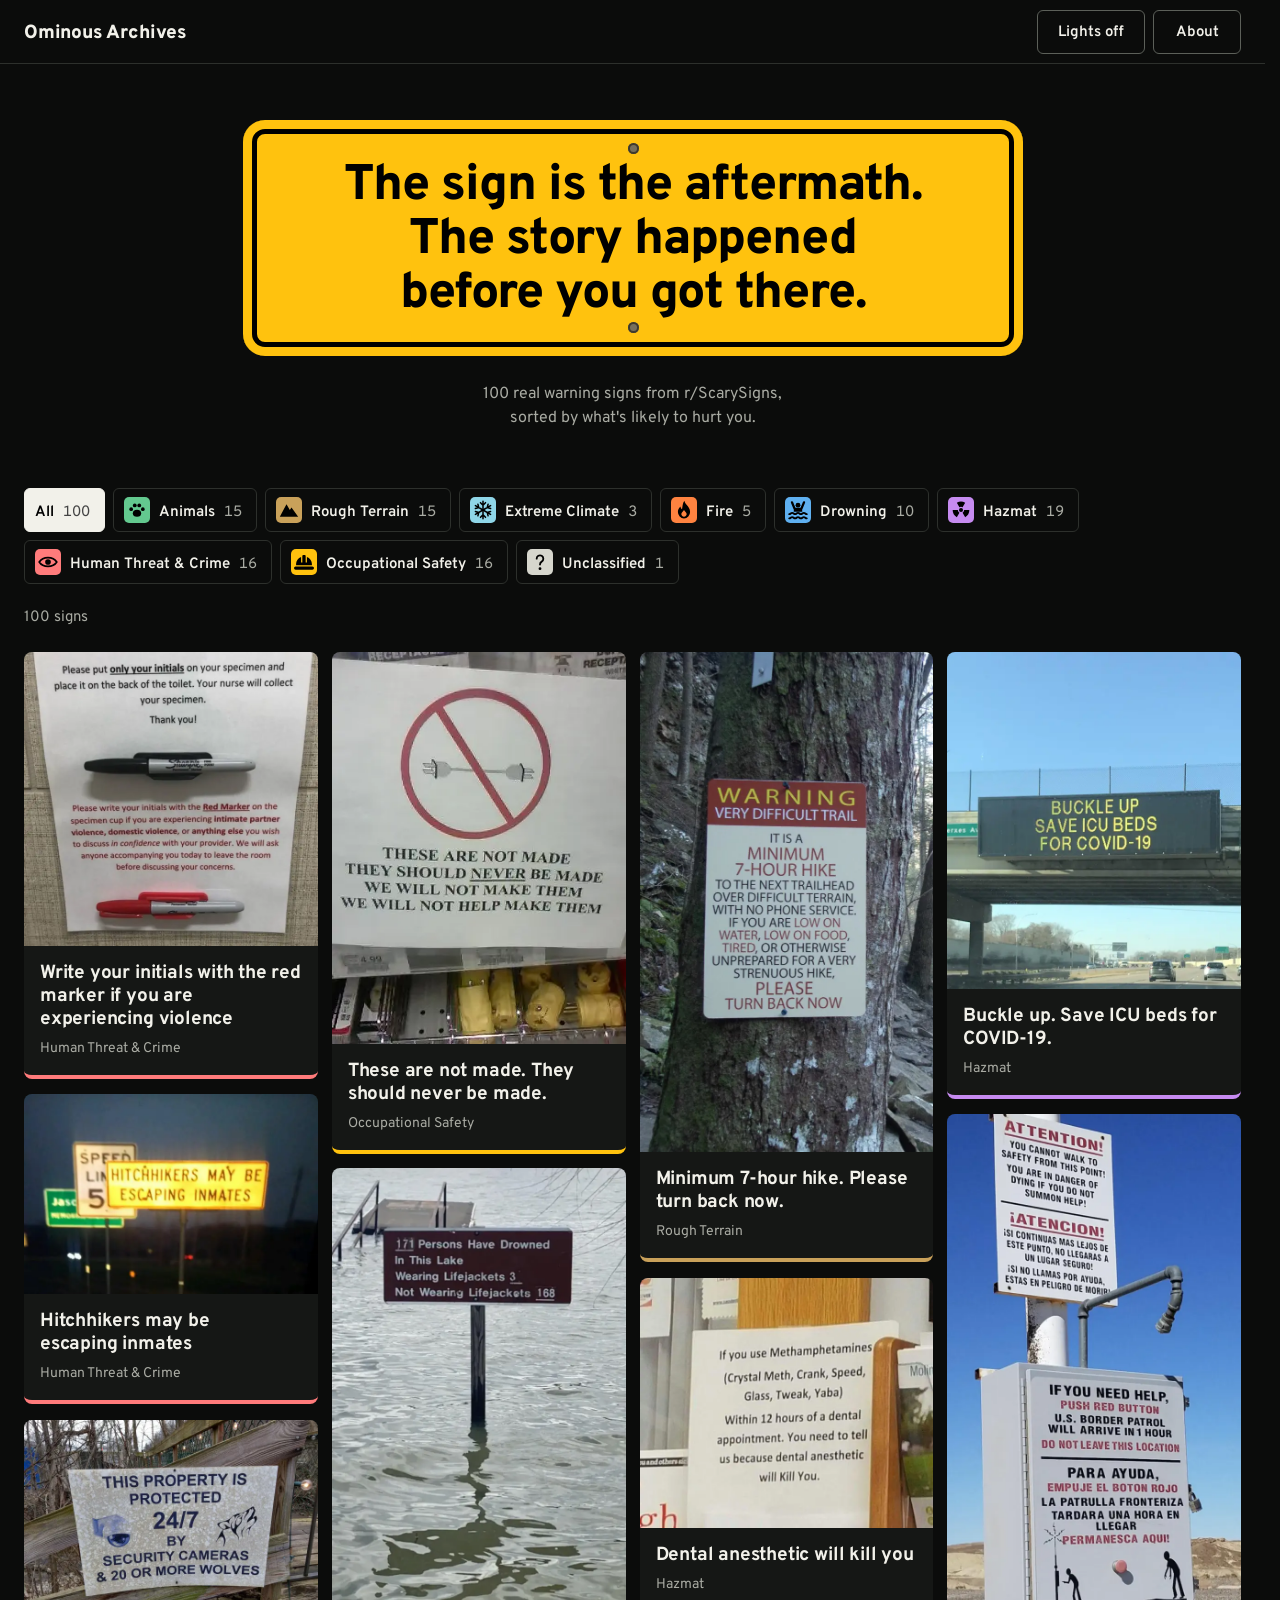
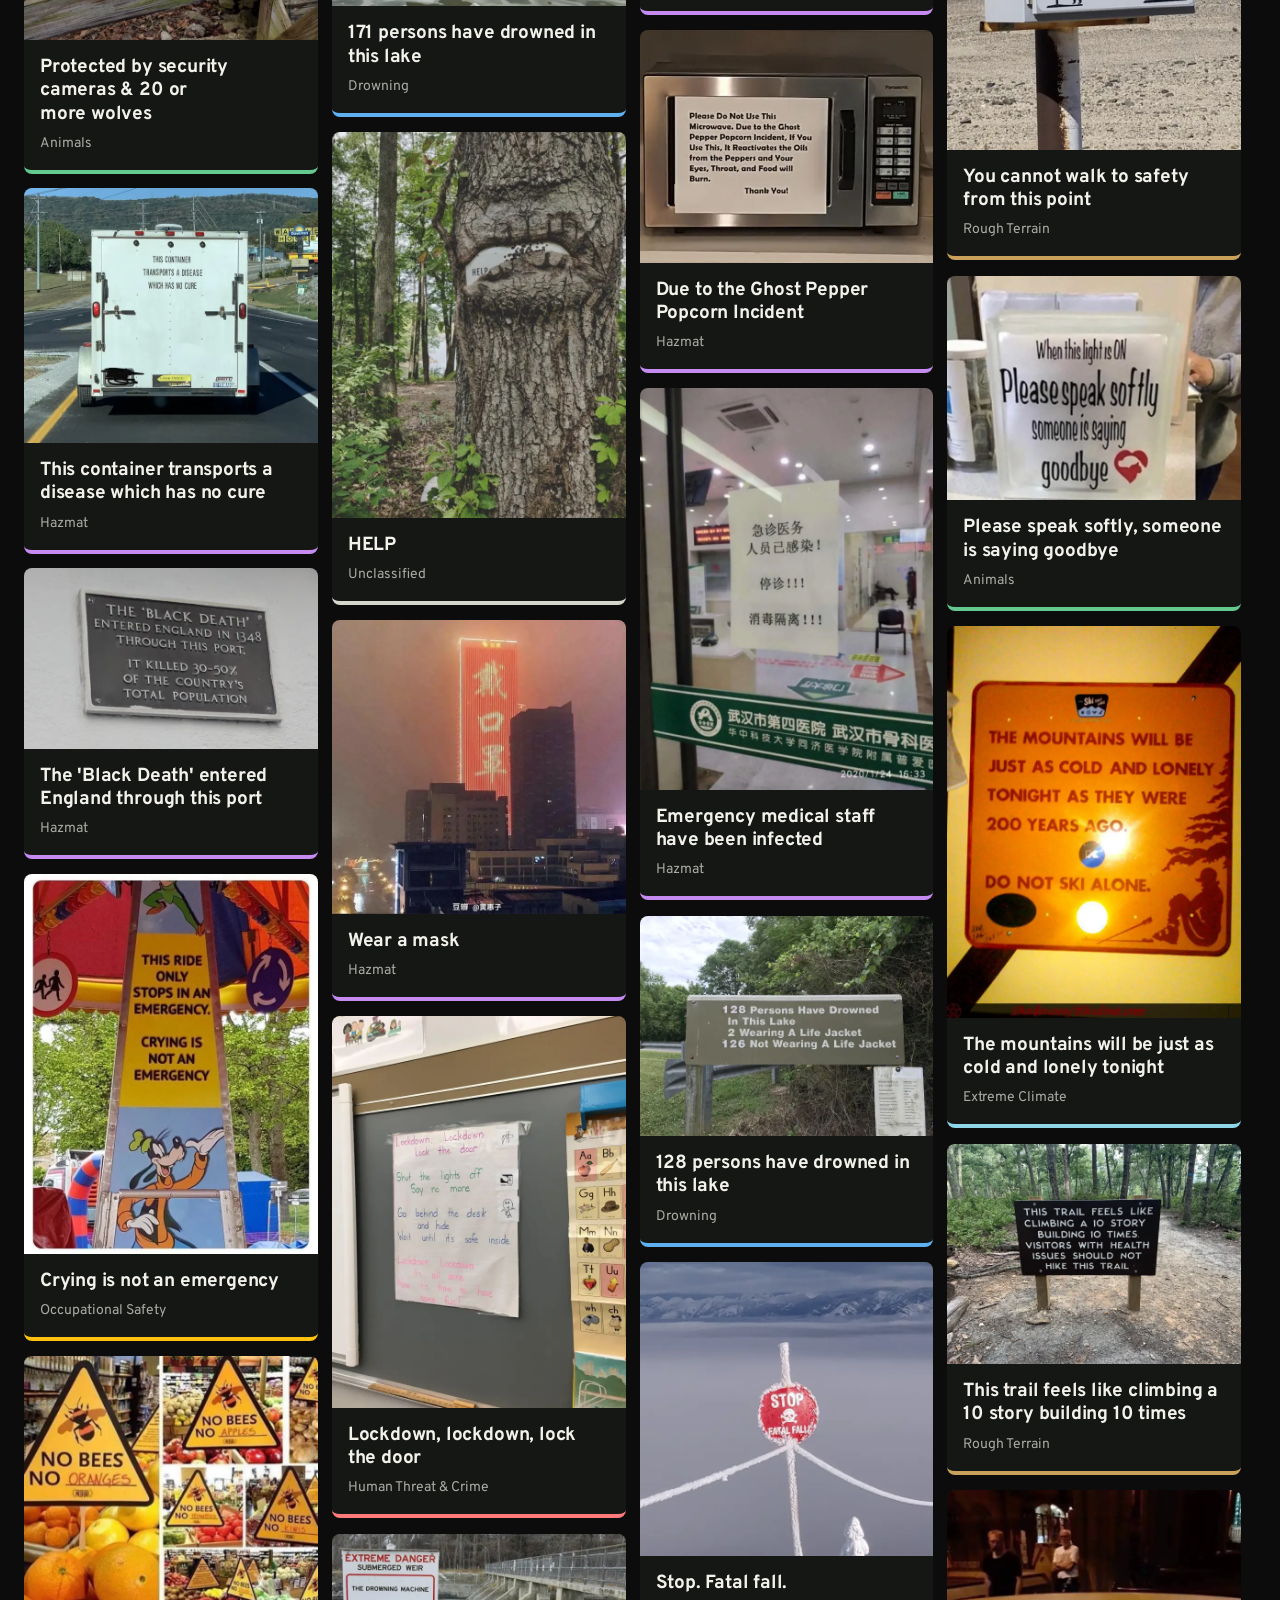
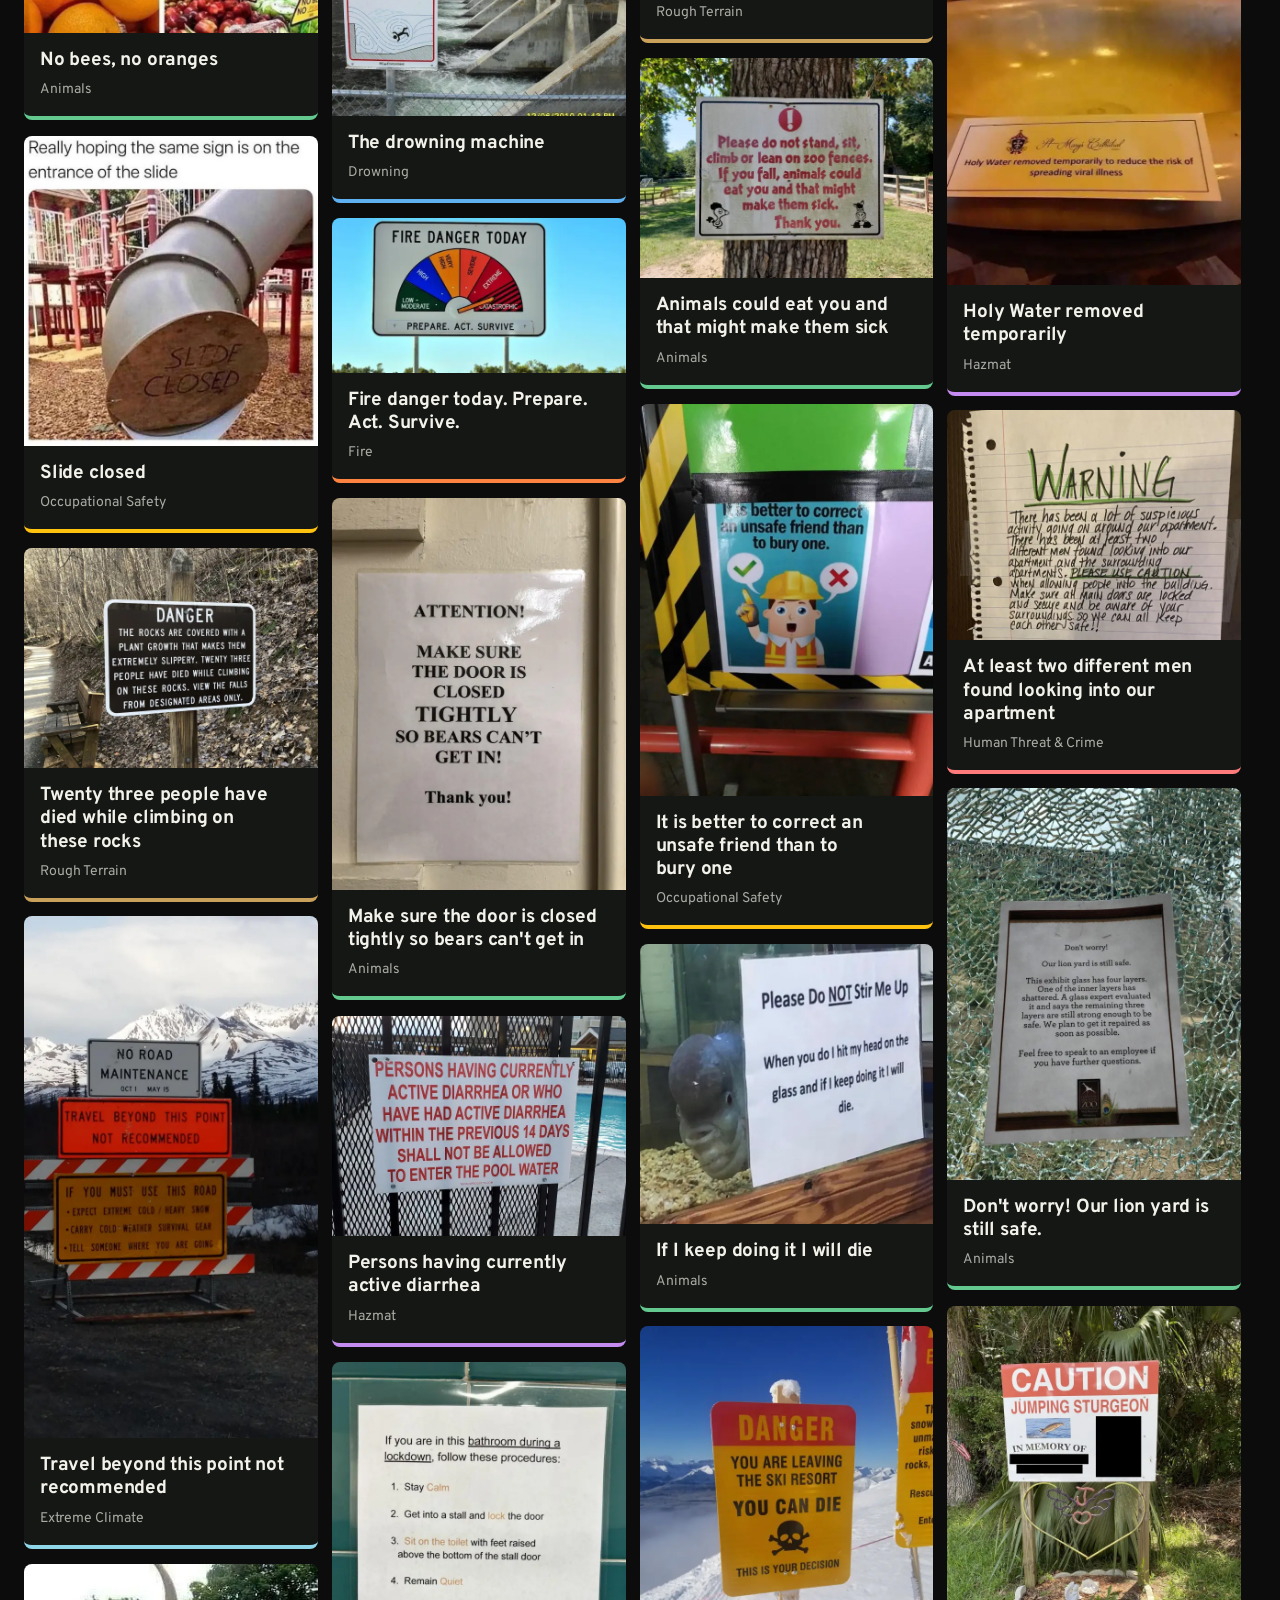
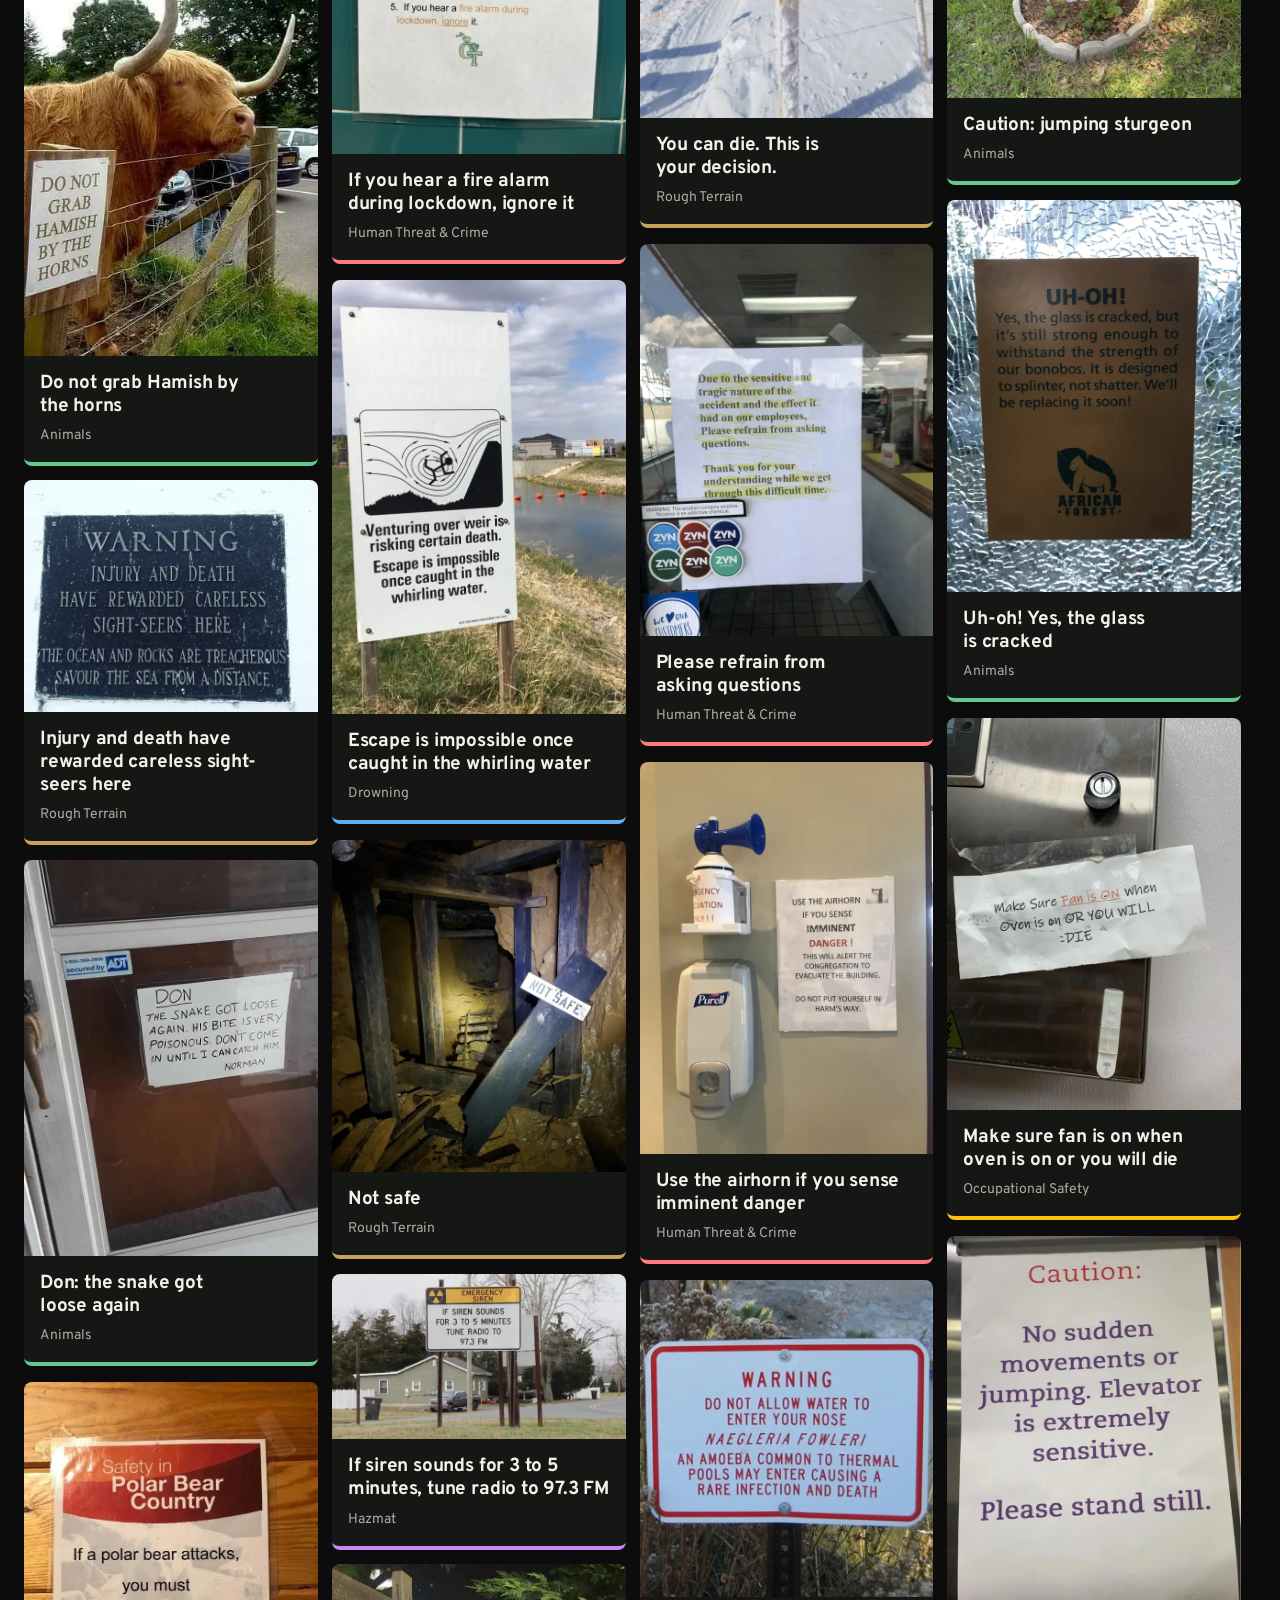
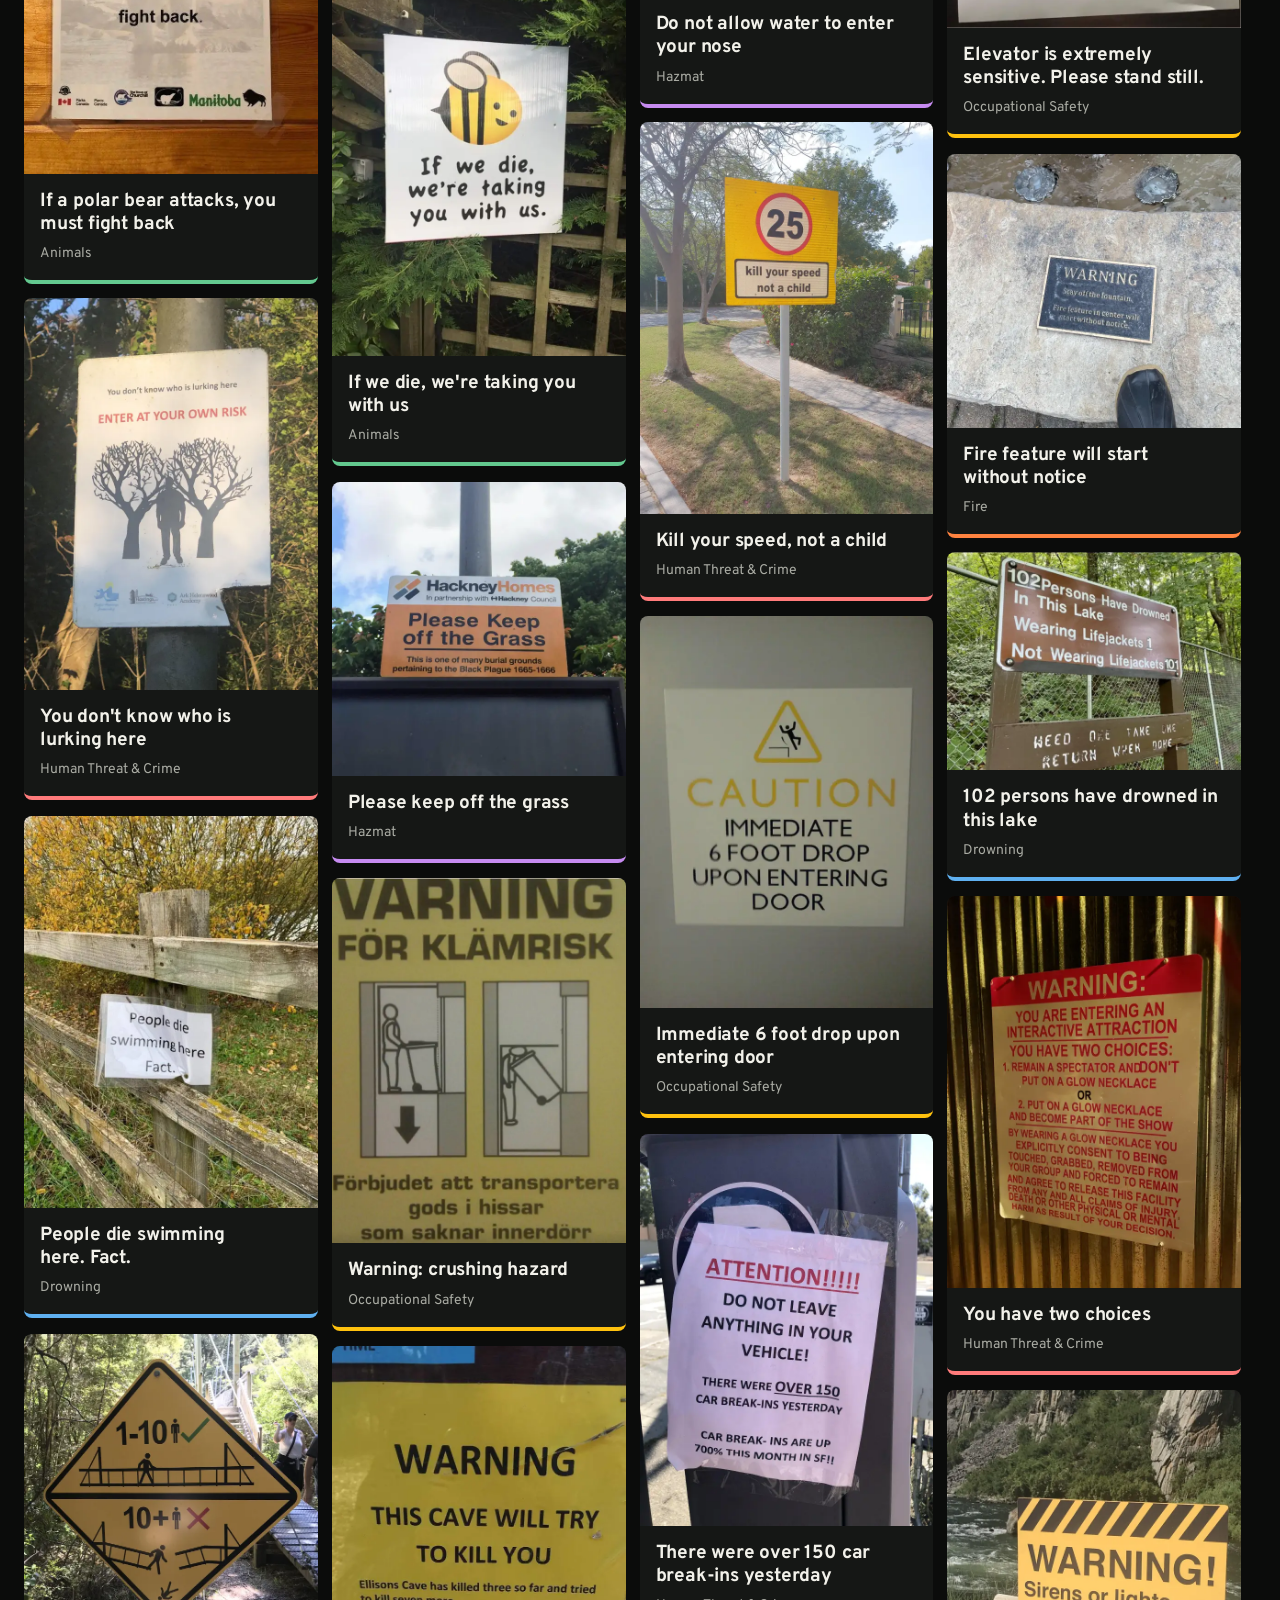
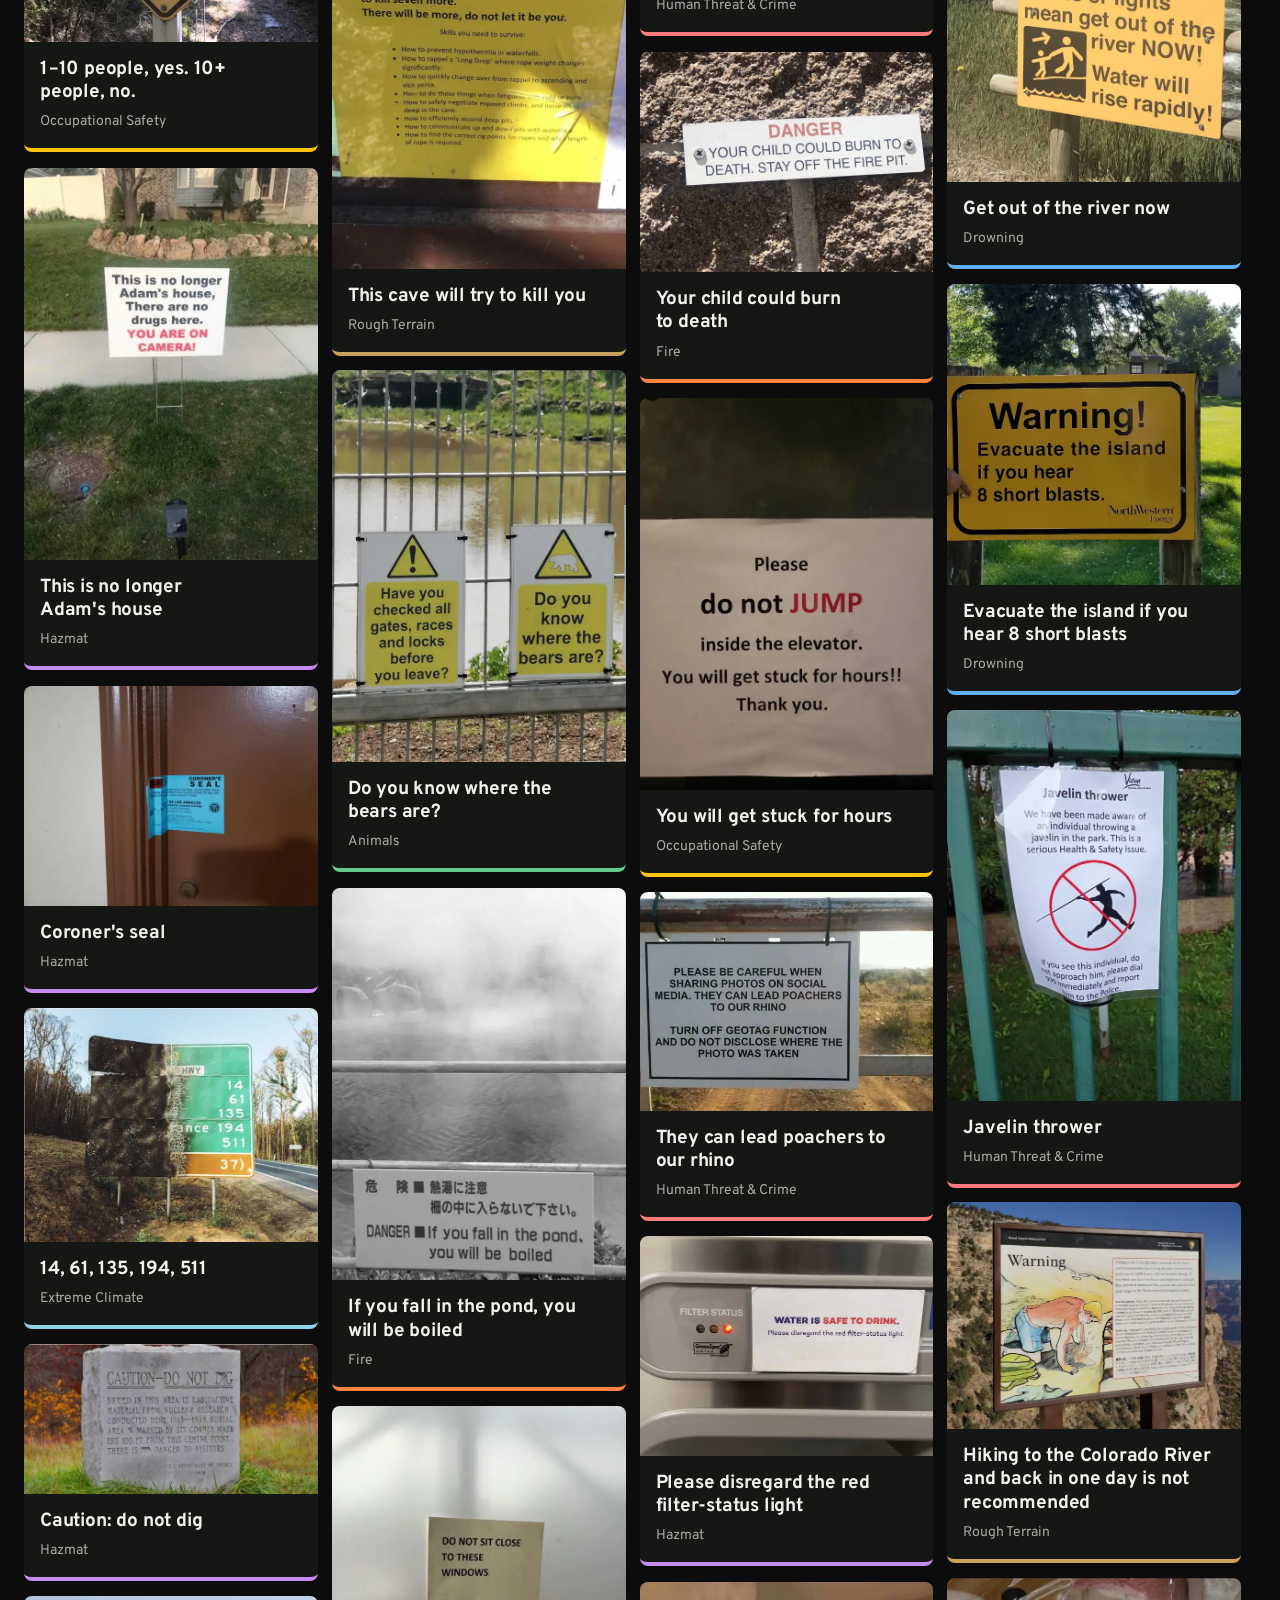
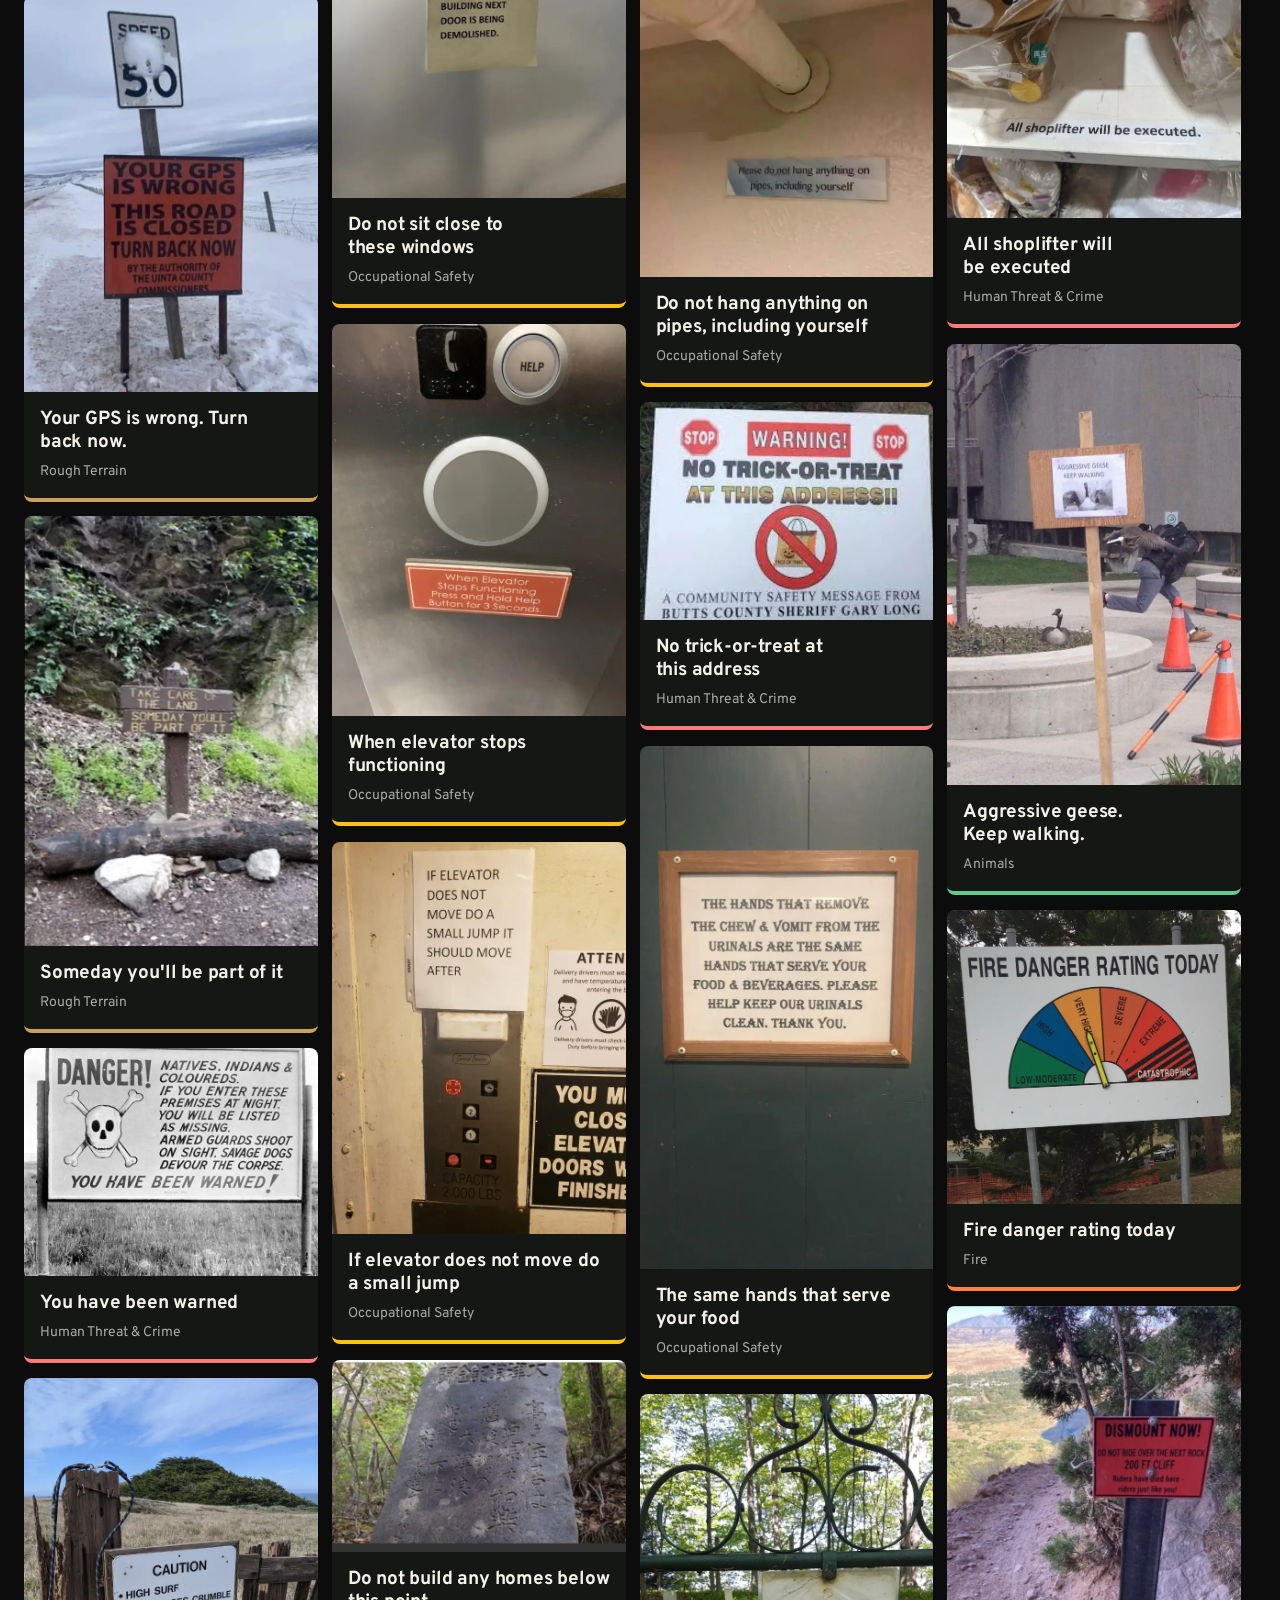
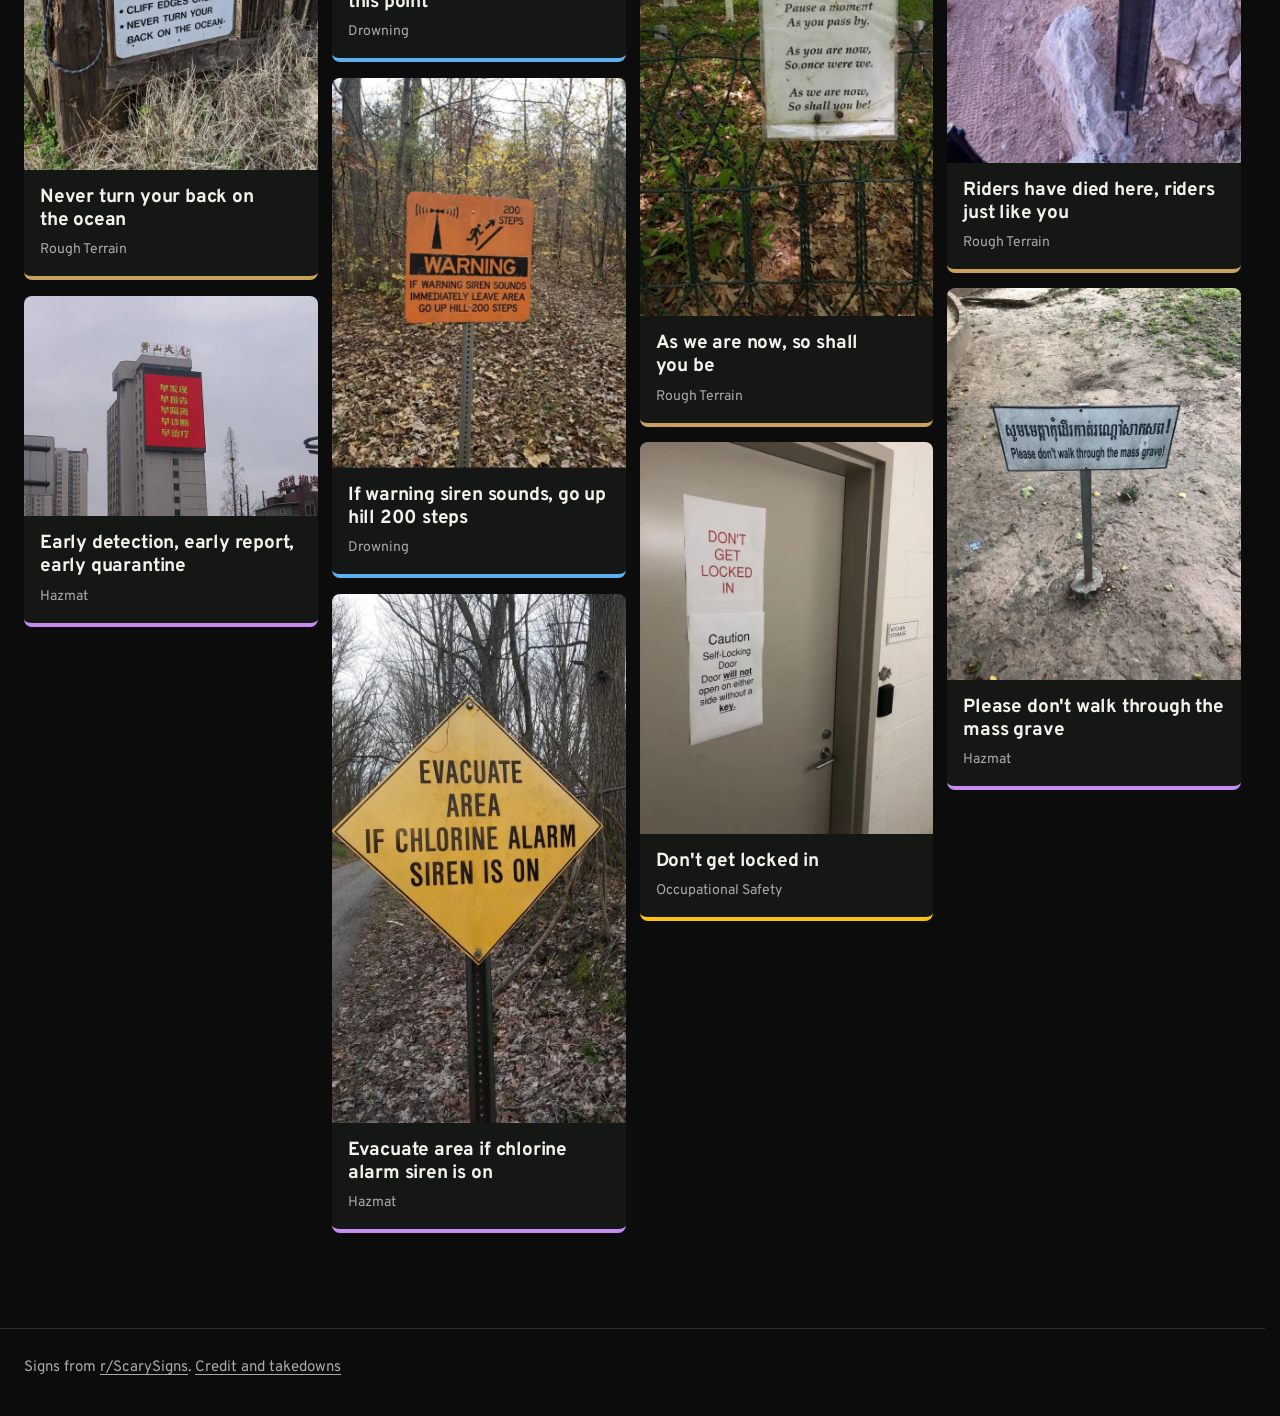
<file: index.html>
<!DOCTYPE html>
<html lang="en">
<head>
<meta charset="UTF-8">
<meta name="viewport" content="width=device-width, initial-scale=1">
<title>Ominous Archives</title>
<meta name="description" content="100 real warning signs from r/ScarySigns. Nobody puts one up for no reason.">
<meta property="og:title" content="Ominous Archives">
<meta property="og:description" content="100 real warning signs from r/ScarySigns. Nobody puts one up for no reason.">
<meta property="og:type" content="website">
<meta property="og:url" content="https://roproj.github.io/OminousSigns/">
<meta property="og:image" content="https://roproj.github.io/OminousSigns/og.jpg">
<meta name="twitter:card" content="summary_large_image">
<meta name="theme-color" content="#0b0c0b">
<link rel="icon" href="favicon.svg" type="image/svg+xml">
<link rel="preconnect" href="https://fonts.googleapis.com">
<link rel="preconnect" href="https://fonts.gstatic.com" crossorigin>
<link rel="stylesheet" href="https://fonts.googleapis.com/css2?family=Overpass:wght@400;600;700;800&display=swap">
<link rel="stylesheet" href="style.css?v=10">
</head>
<body>
<a class="skip" id="skip" href="#grid">Skip to the signs</a>
<header>
  <a class="brand" href="#">Ominous <span>Archives</span></a>
  <nav aria-label="Main">
    <button class="btn" id="lights" aria-pressed="false">Lights off</button>
    <button class="dd" id="dd" aria-expanded="false" aria-controls="dd-menu"></button>
    <a class="btn" id="about-link" href="#about">About</a>
  </nav>
</header>
<div class="dd-menu" id="dd-menu" role="group" aria-label="Filter by hazard" hidden></div>

<main id="archive">
  <div class="quick" id="quick" role="group" aria-label="Quick hazard filter" inert></div>
  <section class="hero">
    <div class="plate"><h1>The sign is the aftermath. The story happened before you got there.</h1></div>
    <p>100 real warning signs from r/ScarySigns, sorted by what's likely to hurt you.</p>
  </section>
  <div class="cats" id="cats" role="group" aria-label="Hazard"></div>
  <div class="list-head" id="list-head">
    <p id="count" aria-live="polite"></p>
  </div>
  <ul class="grid" id="grid" tabindex="-1"></ul>
  <button class="btn" id="show-all" hidden>Show all signs</button>
  <p class="empty" id="empty" hidden></p>
  <noscript><p class="empty">This archive needs JavaScript to show the signs.</p></noscript>
</main>

<main id="about-page" hidden>
  <h1 tabindex="-1">About this project</h1>
  <p><strong>Every aspect of our lives is riddled with risk and danger, even if we don't realise it. Ominous Archives shows us that things could go very wrong very fast. It's a scary world out there and naïveté is deadly.</strong></p>
  <p>r/ScarySigns is my favourite corner of the internet. There's no gore on it and not much drama. It's mostly photos of signs, and a lot of them are hard to forget.</p>
  <p>Nobody puts up a warning for no reason. Someone was hurt, or nearly was, and whoever was responsible had to put it in writing and nail it to a post. The sign is the aftermath. The story happened before you got there.</p>
  <p>So I read them as evidence. One lake has drowned 171 people, and 168 of them weren't wearing a lifejacket. Twenty three people died climbing the same set of rocks. A zoo has to ask its staff if they know where the bears are.</p>
  <p>Some of these signs stand where there's no phone signal and nobody to hear you. Others mark the worst parts of history: plague, apartheid, a mass grave. A few have outlived the people who put them up.</p>
  <p>This site collects 100 of them in eight categories. They're all real.</p>
  <h2>How it was made</h2>
  <p>I scraped the top 200 posts on r/ScarySigns by upvotes with a Python script, then went through them by hand in an HTML tool I made with Claude. Joke posts and outliers came out. The 100 that were left went into Animals, Rough Terrain, Extreme Climate, Fire, Drowning, Hazmat, Human Threat &amp; Crime or Occupational Safety. One sign was swallowed by a tree, so it has no category.</p>
  <p>Claude drafted the transcriptions from the photos. Square brackets mark words that are missing, hidden or left out on purpose.</p>
  <h2>Credit and takedowns</h2>
  <p>The photos belong to the people who took them, and every sign links to its Reddit post. If one is yours and you want it credited or taken down, email me.</p>
  <h2>The author</h2>
  <p>Rohan Projects (2026)<br><a href="mailto:engines.elfin9t@icloud.com">engines.elfin9t@icloud.com</a></p>
  <a class="btn" id="back" href="#">← Back to signs</a>
</main>

<footer>Signs from <a href="https://www.reddit.com/r/ScarySigns/">r/ScarySigns</a>. <a href="#about">Credit and takedowns</a></footer>
<div id="dark"></div>

<dialog id="view" aria-labelledby="says">
  <div class="stage" id="stage">
    <img id="photo" alt="" draggable="false">
    <button class="nav" id="prev" aria-label="Previous sign">←</button>
    <button class="nav" id="next" aria-label="Next sign">→</button>
  </div>
  <div class="info">
    <div class="info-top"><span id="pos"></span><button id="close" aria-label="Close">✕</button></div>
    <div class="says" id="says"></div>
    <button class="more" id="more" aria-expanded="false">Read the full sign</button>
    <p id="note"></p>
    <div id="end" hidden><p>That's the last one.</p><button class="btn" id="end-next"></button></div>
    <div class="links"><button class="btn" id="same"></button><button class="btn" id="copy">Share</button><a class="btn" id="reddit" target="_blank" rel="noopener"><svg class="rd" viewBox="0 0 24 24" aria-hidden="true"><circle cx="12" cy="12" r="12" fill="#ff4500"/><g fill="#fff"><circle cx="5.300" cy="11.700" r="1.900"/><circle cx="18.700" cy="11.700" r="1.900"/><ellipse cx="12" cy="14" rx="7" ry="4.900"/><circle cx="16.300" cy="5.400" r="1.500"/></g><path d="M12 9.500l.9-4.300 3.400.5" fill="none" stroke="#fff" stroke-width="1" stroke-linecap="round" stroke-linejoin="round"/><circle cx="9.300" cy="13" r="1.250" fill="#ff4500"/><circle cx="14.700" cy="13" r="1.250" fill="#ff4500"/><path d="M9.200 15.900c1.500 1.300 4.100 1.300 5.600 0" fill="none" stroke="#ff4500" stroke-width="1" stroke-linecap="round"/></svg><span>View on Reddit</span></a></div>
    <dl id="facts"></dl>
  </div>
  <div class="bar"><button id="bprev" aria-label="Previous sign">←</button><span id="bpos"></span><button id="bnext" aria-label="Next sign">→</button><button id="bclose" aria-label="Close">✕</button></div>
</dialog>
<script src="app.js?v=10"></script>
</body>
</html>
</file>
<file: style.css>
:root {
  --bg: #0b0c0b;
  --panel: #151715;
  --line: #2d302c;
  --text: #f2f1ea;
  --soft: #a9aba3;
  --sign: #ffc20e;
  --gap: 14px;
  --bar: 64px;
  color-scheme: dark;
}
* { box-sizing: border-box; margin: 0; }
html { scrollbar-gutter: stable; }
body { background: var(--bg); color: var(--text); font: 16px/1.5 Overpass, "Highway Gothic", Arial, sans-serif; }
a { color: inherit; text-underline-offset: 3px; }
button { font: inherit; color: inherit; }
button { cursor: pointer; }
:focus-visible { outline: 3px solid var(--sign); outline-offset: 3px; }
[hidden] { display: none !important; }
.sr { position: absolute; width: 1px; height: 1px; overflow: hidden; clip-path: inset(50%); white-space: nowrap; }
.skip { position: fixed; left: 12px; top: -80px; z-index: 200; background: var(--sign); color: #000; padding: 10px 16px; }
.skip:focus { top: 12px; }

/* header */
header { position: sticky; top: 0; z-index: 100; height: var(--bar); padding: 0 24px; display: flex; align-items: center; justify-content: space-between; gap: 16px; background: var(--bg); border-bottom: 1px solid var(--line); }
.brand { font-weight: 800; font-size: 19px; text-decoration: none; letter-spacing: -.01em; white-space: nowrap; }
header nav { display: flex; gap: 8px; }
.btn { min-height: 44px; padding: 0 16px; display: inline-flex; align-items: center; justify-content: center; background: none; border: 1.5px solid #5c6059; border-radius: 6px; font-weight: 600; font-size: 15px; text-decoration: none; white-space: nowrap; }
@media (hover: hover) { .btn:hover { border-color: var(--text); } }
.btn[aria-pressed=true] { background: var(--sign); border-color: var(--sign); color: #000; }

/* hero: one road sign */
.hero { padding: 56px 24px 40px; display: flex; flex-direction: column; align-items: center; }
.plate { position: relative; max-width: 780px; background: var(--sign); color: #000; border-radius: 22px; padding: 58px 52px; box-shadow: inset 0 0 0 9px var(--sign), inset 0 0 0 14px #000; text-align: center; }
.plate::before, .plate::after { content: ""; position: absolute; left: 50%; width: 11px; height: 11px; margin-left: -5px; border-radius: 50%; background: #77705c; box-shadow: inset 0 0 0 2px #3f3a2c; }
.plate::before { top: 23px; } .plate::after { bottom: 23px; }
.plate h1 { font-weight: 800; font-size: clamp(27px, 5vw, 50px); line-height: 1.08; letter-spacing: -.02em; text-wrap: balance; }
.hero p { margin-top: 26px; max-width: 54ch; color: var(--soft); text-align: center; text-wrap: balance; }

/* hazards */
.cats { display: flex; flex-wrap: wrap; gap: 8px; padding: 18px 24px 0; }
.cat { display: inline-flex; align-items: center; gap: 9px; min-height: 44px; padding: 0 14px 0 10px; background: none; border: 1.5px solid var(--line); border-radius: 6px; font-size: 15px; font-weight: 600; }
@media (hover: hover) { .cat:hover { border-color: #8b8f86; } }
.cat small { font-size: 15px; color: var(--soft); font-weight: 400; }
.cat[aria-pressed=true] { background: var(--text); border-color: var(--text); color: #000; }
.cat[aria-pressed=true] small { color: #444; }
.cat span, .cat small { line-height: 1; }
.cat small { font-variant-numeric: tabular-nums; }
#lights { min-width: 108px; } #about-link { min-width: 88px; }
.ico { width: 26px; height: 26px; flex: none; border-radius: 5px; background: var(--c); color: #000; padding: 3px; }
.ico svg { display: block; width: 100%; height: 100%; fill: none; stroke: currentColor; stroke-width: 2.2; stroke-linecap: round; stroke-linejoin: round; }
.ico svg .f { fill: currentColor; stroke: none; }
.qb em { display: none; }
.plate h1, .card h2, .card p, dt, dd { text-box: trim-both cap alphabetic; }
#count strong { color: var(--text); font-weight: 700; }
#count { color: var(--soft); font-size: 15px; margin-right: auto; }

/* masonry: row spans are measured in JS so reading order stays by rank */
.grid { list-style: none; padding: 0 24px 80px; display: grid; grid-template-columns: repeat(auto-fill, minmax(min(100%, clamp(270px, 18vw, 420px)), 1fr)); column-gap: var(--gap); grid-auto-rows: 2px; align-items: start; }
.card { display: block; text-decoration: none; background: var(--panel); border-radius: 8px; overflow: hidden; border-bottom: 4px solid var(--c); }
.card img { display: block; width: 100%; height: auto; background: #20221f; }
.card div { padding: 16px; }
.card h2 { font-size: 19px; line-height: 1.22; font-weight: 700; letter-spacing: -.01em; text-wrap: pretty; overflow-wrap: anywhere; }
.card p { margin-top: 12px; font-size: 14px; color: var(--soft); display: flex; justify-content: space-between; gap: 10px; }
@media (hover: hover) { .card:hover h2 { color: var(--sign); } }
.card img.broken { opacity: .25; }
.empty { padding: 24px 24px 120px; font-size: 22px; font-weight: 700; }
.list-head { min-height: 68px; display: flex; align-items: center; gap: 8px; padding: 12px 24px; scroll-margin-top: 127px; }

/* lights off */
#dark { position: fixed; inset: 0; z-index: 90; background: #000; pointer-events: none; opacity: 0; visibility: hidden; transition: opacity .7s, visibility .7s; --x: 50vw; --y: 55vh;
  -webkit-mask: radial-gradient(circle max(150px, 17vmax) at var(--x) var(--y), transparent 0, rgba(0,0,0,.25) 45%, rgba(0,0,0,.985) 100%);
  mask: radial-gradient(circle max(150px, 17vmax) at var(--x) var(--y), transparent 0, rgba(0,0,0,.25) 45%, rgba(0,0,0,.985) 100%); }
.lights-off #dark { opacity: 1; visibility: visible; }

/* sign view */
#view { width: 100vw; height: 100dvh; max-width: none; max-height: none; border: 0; padding: 0; background: #060706; color: var(--text); }
#view[open] { display: grid; grid-template-columns: minmax(0, 1fr) clamp(320px, 31vw, 460px); }
.stage { position: relative; min-height: 0; min-width: 0; display: grid; place-items: center; padding: 24px 72px; touch-action: pan-y; overflow: hidden; }
.stage { --mh: calc(100dvh - 48px); }
.stage img { cursor: zoom-in; -webkit-user-drag: none; user-select: none; display: block; height: auto; background: #20221f center / 100% 100%; }
.zoomed .stage { touch-action: none; } .zoomed .stage img { cursor: grab; } .zoomed .nav { visibility: hidden; }
.nav { z-index: 1; display: grid; place-items: center; padding: 0; position: absolute; top: 50%; translate: 0 -50%; width: 48px; height: 64px; background: rgba(0,0,0,.65); border: 0; border-radius: 6px; font-size: 24px; }
@media (hover: hover) { .nav:hover { background: #2a2d29; } } .nav:disabled, .nav:disabled:hover { opacity: .25; cursor: default; }
#prev { left: 12px; } #next { right: 12px; }
.info { border-left: 1px solid var(--line); background: var(--panel); padding: 22px 28px 32px; overflow-y: auto; }
.info-top { display: flex; align-items: center; justify-content: space-between; color: var(--soft); margin-bottom: 22px; }
#close { display: grid; place-items: center; padding: 0; width: 44px; height: 44px; margin-right: -10px; background: none; border: 0; font-size: 22px; border-radius: 6px; } @media (hover: hover) { #close:hover { background: #2a2d29; } }
.says { font-size: 22px; line-height: 1.32; font-weight: 700; letter-spacing: -.01em; overflow-wrap: anywhere; }
.says.long { font-size: 17px; line-height: 1.45; font-weight: 600; letter-spacing: 0; }
.says p + p { margin-top: .6em; }
#note { margin-top: 18px; color: var(--soft); font-size: 15px; }
dl { margin: 26px 0; border-top: 1px solid var(--line); }
dl div { display: flex; justify-content: space-between; gap: 20px; padding: 14px 0; border-bottom: 1px solid var(--line); font-size: 15px; }
dt { color: var(--soft); white-space: nowrap; } dd { text-align: right; overflow-wrap: anywhere; }
.links { display: grid; grid-template-columns: 1fr 1fr; gap: 8px; margin-top: 24px; } #same { grid-column: 1 / -1; } .more + .links { margin-top: 16px; }
.more, .bar { display: none; }
#end { margin-top: 24px; } #end p { margin-bottom: 10px; font-weight: 700; }
#end .btn { background: var(--sign); border-color: var(--sign); color: #000; }

/* quick filter: a compact bar appears once the full row has scrolled away */
.quick { position: fixed; z-index: 95; top: var(--bar); left: 0; right: 0; display: flex; gap: 4px; padding: 9px 24px; background: var(--bg); border-bottom: 1px solid var(--line); overflow-x: auto; scrollbar-width: none; visibility: hidden; opacity: 0; translate: 0 -12px; transition: opacity .2s, translate .2s, visibility .2s; }
.stuck .quick { visibility: visible; opacity: 1; translate: 0; }
.qb { position: relative; flex: none; display: inline-flex; align-items: center; gap: 6px; height: 44px; min-width: 44px; justify-content: center; padding: 0 7px; background: none; border: 1.5px solid transparent; border-radius: 6px; font-size: 14px; font-weight: 600; }
.qb span, .qb small { line-height: 1; white-space: nowrap; }
.qb small { font-size: 14px; color: var(--soft); font-weight: 400; font-variant-numeric: tabular-nums; }
.qb .name { display: none; }
.qb[aria-pressed=true] { background: var(--text); color: #000; padding: 0 11px 0 8px; }
.qb[aria-pressed=true] .name, .qb[data-cat=""] .name { display: inline; }
.qb[aria-pressed=true] small { color: #444; }
.qb b { display: none; font-weight: 400; } .qb[aria-pressed=true]:not([data-cat=""]) b { display: inline; line-height: 1; }
@media (hover: hover) { .qb:hover { border-color: #8b8f86; } }
#tip { position: fixed; z-index: 120; pointer-events: none; background: var(--text); color: #000; font-size: 14px; font-weight: 600; line-height: 1; padding: 9px 10px 6px; border-radius: 5px; translate: -50% 0; }
@media (min-width: 1580px) { .qb .name { display: inline; } }
@media (max-width: 920px) { .quick small, .qb:not([data-cat='']) .name { display: none !important; } }

/* header dropdown */
.dd, .dd-menu { display: none; }
.dd { align-items: center; gap: 8px; height: 38px; position: relative; padding: 0 8px 0 10px; background: none; border: 1.5px solid #5c6059; border-radius: 6px; font-size: 15px; font-weight: 700; white-space: nowrap; }
.dd::after { content: ""; width: 8px; height: 8px; margin: -5px 4px 0 4px; border: solid currentColor; border-width: 0 2px 2px 0; rotate: 45deg; }
.dd::before { content: ''; position: absolute; inset: -8px 0; }
.dd .ico { width: 24px; height: 24px; margin-left: -3px; }
.dd[aria-expanded=true] { border-color: var(--text); }
.dd[aria-expanded=true]::after { rotate: 225deg; margin-top: 4px; }
.dd-menu { position: fixed; z-index: 110; top: calc(var(--bar) + 6px); right: 14px; width: min(320px, calc(100vw - 28px)); max-height: calc(100dvh - var(--bar) - 16px); overflow-y: auto; overscroll-behavior: contain; padding: 6px; background: #20231f; border: 1px solid #5c6059; border-radius: 10px; box-shadow: 0 12px 40px rgba(0,0,0,.7); flex-direction: column; }
.dd-item { display: flex; align-items: center; gap: 12px; flex: none; min-height: 48px; padding: 0 12px 0 8px; background: none; border: 0; border-radius: 6px; font-weight: 600; text-align: left; }
.dd-item .ico { width: 30px; height: 30px; } .ico.none { background: #d6d6cd; }
.dd-item small { margin-left: auto; font-size: 15px; color: var(--soft); font-variant-numeric: tabular-nums; }
.dd-item[aria-pressed=true] { background: var(--text); color: #000; } .dd-item[aria-pressed=true] small { color: #444; }

/* about */
#about-page { max-width: 70ch; padding: 56px 24px 100px; margin: 0 auto; }
#about-page h1, #about-page h2 { font-weight: 800; line-height: 1.1; letter-spacing: -.02em; }
#about-page h1 { font-size: 40px; margin-bottom: 24px; } #about-page h2 { font-size: 24px; margin: 40px 0 12px; }
#about-page p { margin-bottom: 16px; color: #d6d6cd; font-size: 17px; line-height: 1.65; }

footer { padding: 28px 24px 36px; border-top: 1px solid var(--line); color: var(--soft); font-size: 15px; }

@media (max-width: 620px), (max-width: 860px) and (orientation: portrait) {
  :root { --bar: 56px; --gap: 12px; }
  header { padding-inline: 14px; }
  .brand { font-size: 16px; } .btn { padding-inline: 11px; font-size: 14px; } header nav { gap: 6px; }
  .hero { padding: 14px 14px 18px; } .hero p { margin-top: 14px; font-size: 15px; line-height: 1.4; } .plate { padding: 44px 24px; } .plate h1 { font-size: 24px; }
  .plate::before { top: 19px; width: 9px; height: 9px; } .plate::after { bottom: 19px; width: 9px; height: 9px; }
  
  #view[open] { display: block; overflow-y: auto; }
  .stage { --mh: 58dvh; padding: 0; height: 58dvh; background: #000; }
  .info { border: 0; padding: 12px 18px 40px; overflow: visible; }
    .empty, footer { padding-inline: 14px; } #about-page { padding: 32px 14px 64px; } #about-page h1 { font-size: 32px; }
  .info-top { min-height: 32px; margin-bottom: 12px; }
  .list-head { scroll-margin-top: 55px; min-height: 60px; padding: 8px 14px; }
  .grid { grid-template-columns: repeat(2, minmax(0, 1fr)); padding: 0 14px 40px; --gap: 8px; column-gap: 8px; }
  .card div { padding: 12px; } .card h2 { font-size: 16px; } .card p { font-size: 13px; margin-top: 10px; }
  .info-top, .nav { display: none; }
  .info { padding: 20px 14px calc(92px + env(safe-area-inset-bottom)); }
  .bar { position: fixed; z-index: 3; left: 0; right: 0; bottom: 0; display: grid; grid-template-columns: 64px 1fr 64px 64px; align-items: center; padding-bottom: env(safe-area-inset-bottom); background: var(--bg); border-top: 1px solid var(--line); }
  .bar button { height: 60px; background: none; border: 0; font-size: 24px; } .bar button:disabled { opacity: .25; } .bar span { text-align: center; font-variant-numeric: tabular-nums; }
  #bclose { border-left: 1px solid var(--line); font-size: 20px; }
  .says.clamped { display: -webkit-box; -webkit-line-clamp: 4; -webkit-box-orient: vertical; overflow: hidden; max-height: 5.8em; }
  .more { display: inline-flex; align-items: center; min-height: 44px; padding: 0; background: none; border: 0; text-decoration: underline; text-underline-offset: 4px; font-weight: 600; } .more[hidden] { display: none; }
  .brand { padding: 17px 0; } #about-link { border: 0; min-width: 0; padding: 0 4px; min-height: 48px; } footer { padding: 12px 14px 20px; } footer a { display: inline-block; padding: 12px 0; }
}
@media (max-width: 340px) { .brand span { display: none; } }
@media (prefers-reduced-motion: reduce) { * { transition: none !important; animation: none !important; scroll-behavior: auto !important; } }
@media (max-height: 520px) { .hero { padding-block: 28px; } }
@media (forced-colors: active) { .ico, .card { forced-color-adjust: none; } }
/* Overpass sits high in its line box: trim to cap height so labels centre on icons and buttons */
.btn, .dd span, .dd-item span, .dd-item small, .cat span, .cat small, .qb span, .qb small, .brand, .info-top span, #count, .bar span { text-box: trim-both cap alphabetic; }
@supports not (text-box: trim-both cap alphabetic) { .plate { padding-block: 40px 34px !important; } dl div { padding: 10px 0 7px; } .card p { margin-top: 7px; } .btn, .brand { padding-top: 3px; } .cat span, .cat small { position: relative; top: 2px; } }

/* phones: eight hazards in one row (Unclassified is left to find) under the header */
@media (max-width: 620px), (max-width: 860px) and (orientation: portrait), (max-height: 520px) {
  #archive .cats, #lights, #dark { display: none; }
  #archive .quick { position: static; visibility: visible; opacity: 1; translate: none; display: grid; grid-template-columns: repeat(8, minmax(0, 1fr)); gap: 0; padding: 0 4px; overflow: visible; }
  .qb[data-cat=""], .qb[data-cat="Unclassified"], .qb .name, .qb small, .qb b { display: none !important; }
  .qb, .qb[aria-pressed=true] { flex-direction: column; gap: 6px; min-width: 0; width: 100%; height: 58px; padding: 0; border: 0; border-radius: 0; background: none; color: var(--text); }
  .qb em { display: block; font-style: normal; font-size: 11px; line-height: 1; text-box: trim-both cap alphabetic; white-space: nowrap; }
  .qb::after { content: ""; position: absolute; inset: auto 3px 0; height: 4px; }
  .qb[aria-pressed=true]::after { background: var(--sign); }
  .filtered .qb[aria-pressed=false] .ico { opacity: .7; } .filtered .qb[aria-pressed=false] em { color: var(--soft); }
  #count strong { display: block; } #count { text-box: normal; line-height: 1.25; }
  .hero { padding-top: 14px; }
}
@media (max-width: 620px), (max-width: 860px) and (orientation: portrait), (max-height: 520px) {
  :root { --bar: 56px; }
  .dd-menu { display: flex; } .dd-on .dd { display: inline-flex; } .dd-on #about-link { display: none; }
}
@media (max-width: 400px) { .dd-on.filtered .brand span { display: none; } }
@media (max-width: 350px) { .qb em { display: none !important; } .qb, .qb[aria-pressed=true] { height: 48px; } }
@media (max-width: 350px) { .dd-on.filtered .brand { display: none; } .dd-on header nav { margin-left: auto; } }
#back { margin-top: 24px; }
.on-about #lights { display: none; }
#about-page h1:focus, #grid:focus { outline: none; }
#show-all { display: flex; margin: 0 auto 64px; min-width: 200px; min-height: 48px; }
.filtered .grid { padding-bottom: 32px !important; }
html:not(.kbd) :focus-visible { outline: none; }
#reddit { gap: 8px; text-box: normal; padding-top: 0; }
#reddit span { text-box: trim-both cap alphabetic; }
.rd { width: 20px; height: 20px; flex: none; }
.btn:not(#reddit) { padding-top: 3px; padding-bottom: 0; }
</file>
